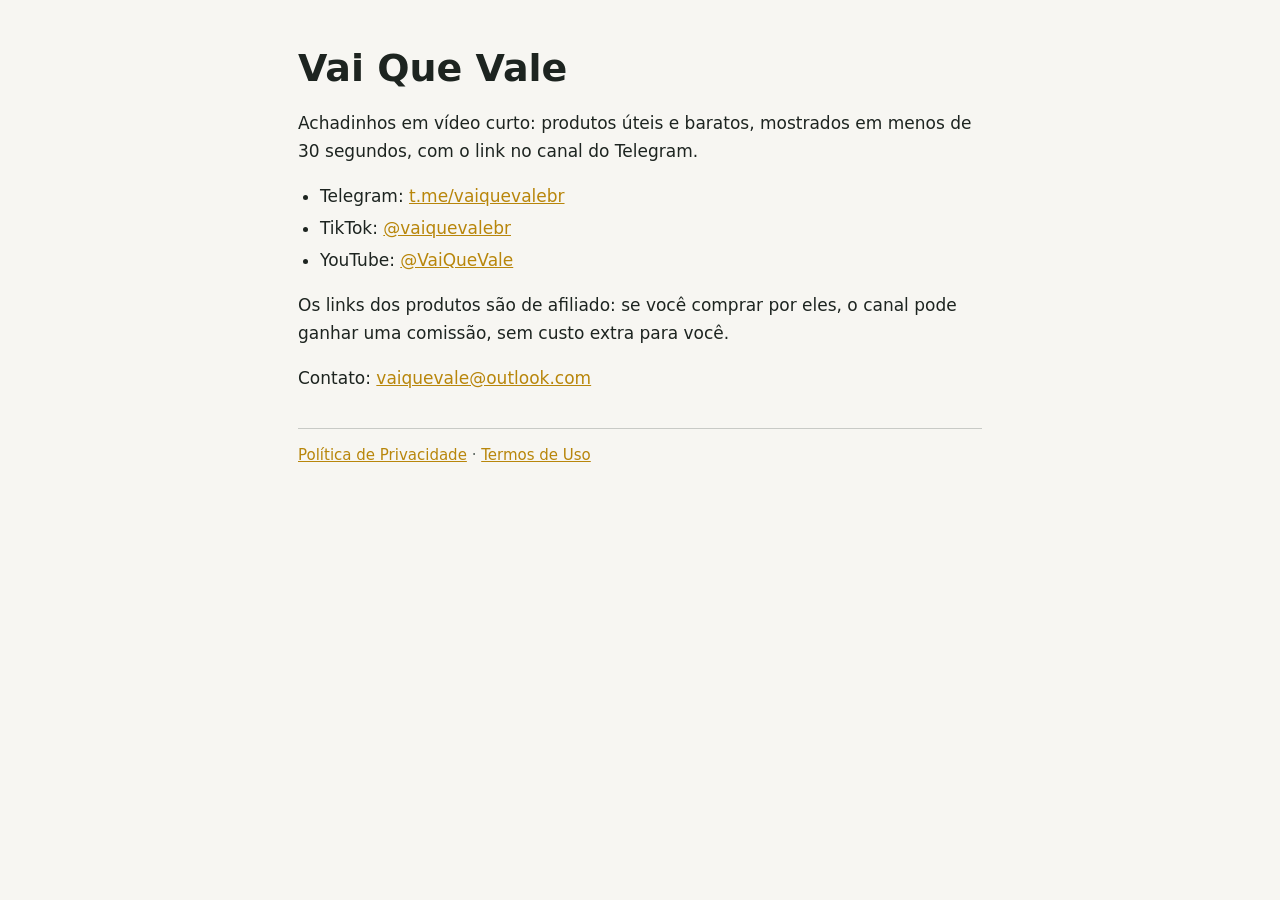
<file: index.html>
<!doctype html>
<html lang="pt-BR">
<head>
<meta charset="utf-8">
<meta name="viewport" content="width=device-width, initial-scale=1">
<title>Vai Que Vale</title>
<meta name="description" content="Achadinhos em vídeo curto, com o link no canal do Telegram.">
<link rel="stylesheet" href="estilo.css">
</head>
<body>
<main>
  <h1>Vai Que Vale</h1>
  <p>Achadinhos em vídeo curto: produtos úteis e baratos, mostrados em menos de 30 segundos, com o link no canal do Telegram.</p>
  <ul>
    <li>Telegram: <a href="https://t.me/vaiquevalebr">t.me/vaiquevalebr</a></li>
    <li>TikTok: <a href="https://www.tiktok.com/@vaiquevalebr">@vaiquevalebr</a></li>
    <li>YouTube: <a href="https://www.youtube.com/@VaiQueVale">@VaiQueVale</a></li>
  </ul>
  <p>Os links dos produtos são de afiliado: se você comprar por eles, o canal pode ganhar uma comissão, sem custo extra para você.</p>
  <p>Contato: <a href="mailto:vaiquevale@outlook.com">vaiquevale@outlook.com</a></p>
  <p class="rodape"><a href="privacidade/">Política de Privacidade</a> · <a href="termos/">Termos de Uso</a></p>
</main>
</body>
</html>
</file>
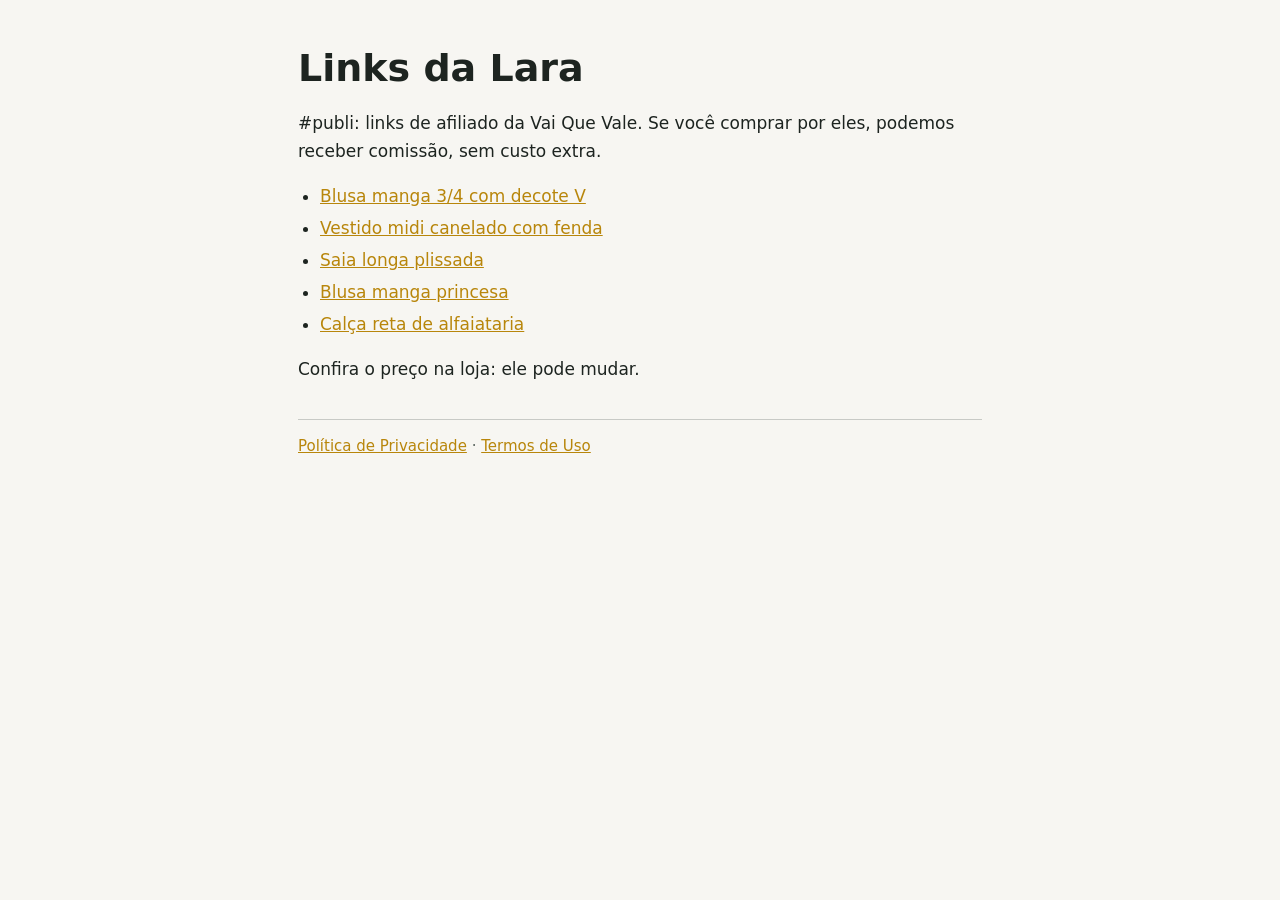
<file: lara/index.html>
<!doctype html>
<html lang="pt-BR">
<head>
<meta charset="utf-8">
<meta name="viewport" content="width=device-width, initial-scale=1">
<title>Links da Lara</title>
<link rel="stylesheet" href="../estilo.css">
</head>
<body>
<main>
  <h1>Links da Lara</h1>
  <p>#publi: links de afiliado da Vai Que Vale. Se você comprar por eles, podemos receber comissão, sem custo extra.</p>
  <ul>
<li><a rel="sponsored nofollow" href="https://s.shopee.com.br/30pqAayrnv">Blusa manga 3/4 com decote V</a></li>
<li><a rel="sponsored nofollow" href="https://s.shopee.com.br/gRvOIGbo8">Vestido midi canelado com fenda</a></li>
<li><a rel="sponsored nofollow" href="https://s.shopee.com.br/6L6I8j8JRR">Saia longa plissada</a></li>
<li><a rel="sponsored nofollow" href="https://s.shopee.com.br/3LSgZCxb81">Blusa manga princesa</a></li>
<li><a rel="sponsored nofollow" href="https://s.shopee.com.br/8VAmiiHavh">Calça reta de alfaiataria</a></li>
  </ul>
  <p>Confira o preço na loja: ele pode mudar.</p>
  <p class="rodape"><a href="../privacidade/">Política de Privacidade</a> · <a href="../termos/">Termos de Uso</a></p>
</main>
</body>
</html>
</file>
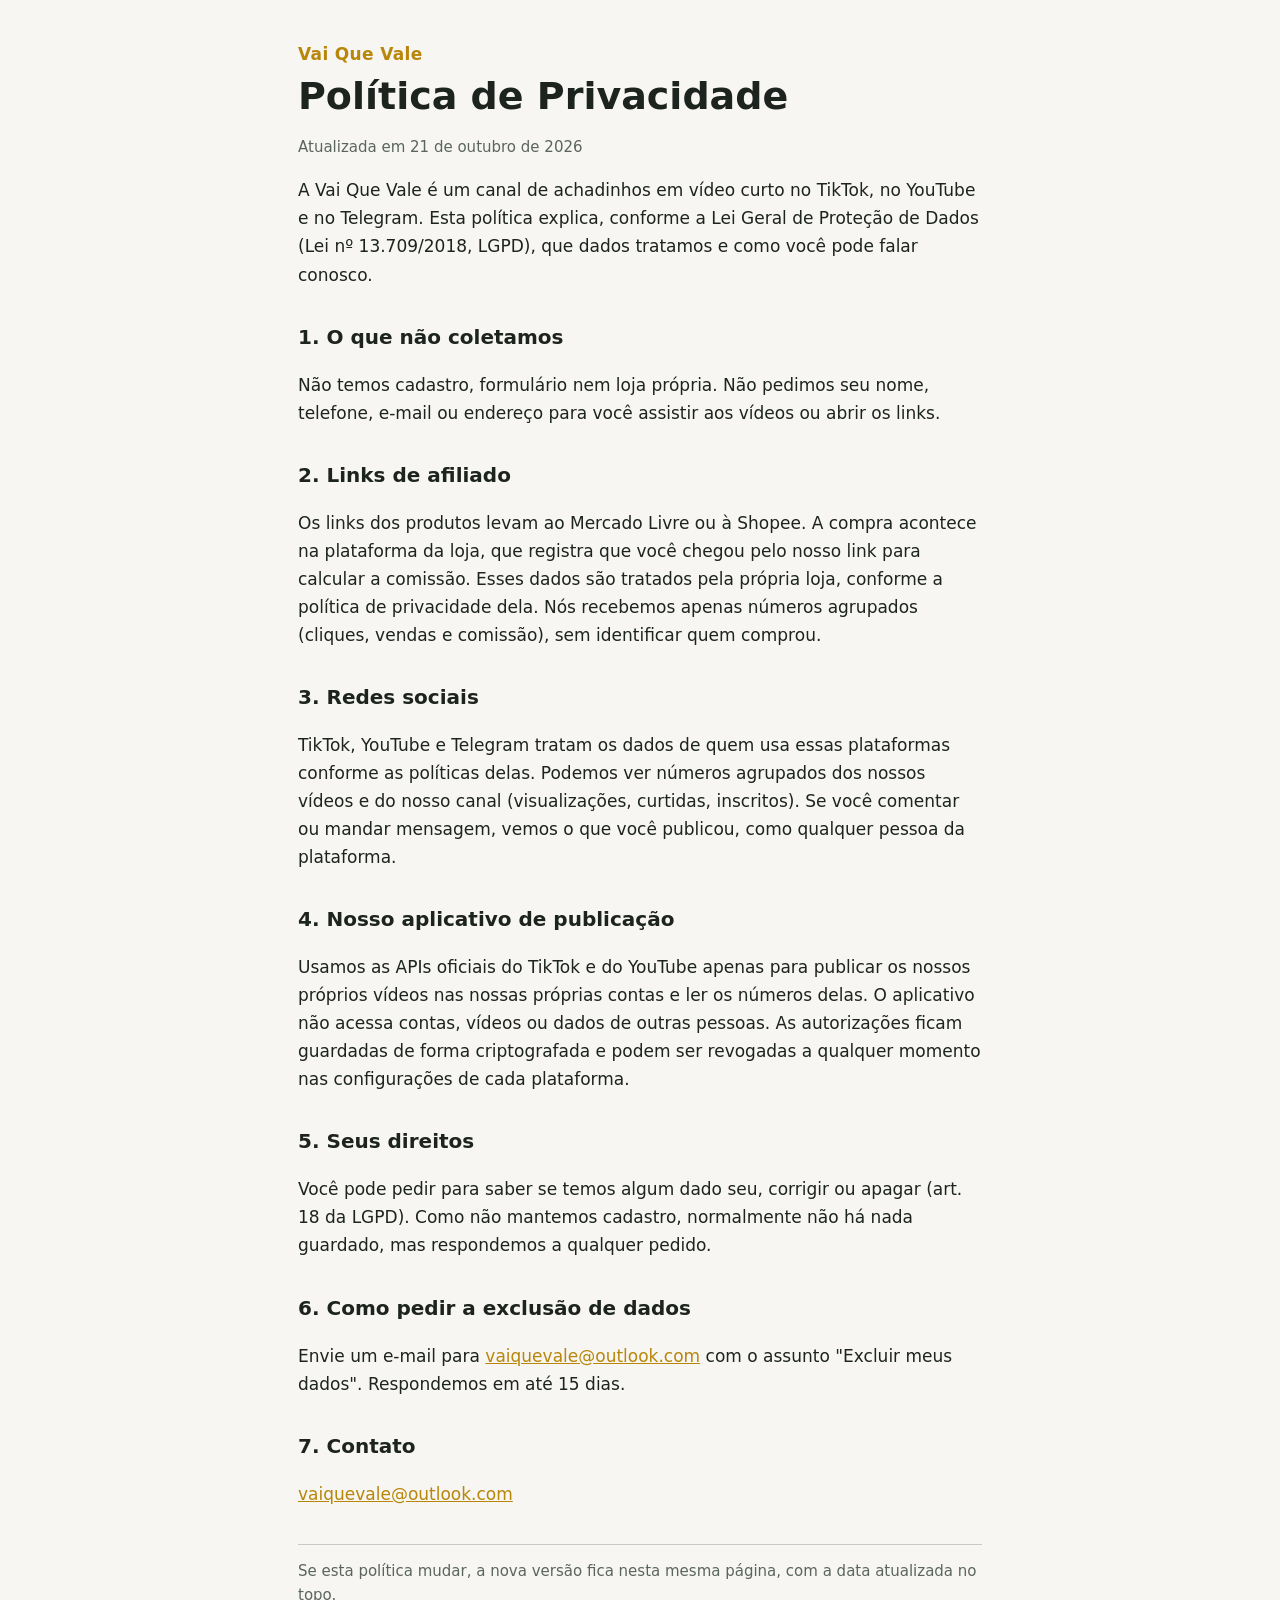
<file: privacidade/index.html>
<!doctype html>
<html lang="pt-BR">
<head>
<meta charset="utf-8">
<meta name="viewport" content="width=device-width, initial-scale=1">
<title>Política de Privacidade · Vai Que Vale</title>
<meta name="description" content="Como a Vai Que Vale trata dados, conforme a LGPD.">
<link rel="stylesheet" href="../estilo.css">
</head>
<body>
<main>
  <p class="marca"><a href="../">Vai Que Vale</a></p>
  <h1>Política de Privacidade</h1>
  <p class="data">Atualizada em 21 de outubro de 2026</p>

  <p>A Vai Que Vale é um canal de achadinhos em vídeo curto no TikTok, no YouTube e no Telegram. Esta política explica,
  conforme a Lei Geral de Proteção de Dados (Lei nº 13.709/2018, LGPD), que dados tratamos e como você pode falar conosco.</p>

  <h2>1. O que não coletamos</h2>
  <p>Não temos cadastro, formulário nem loja própria. Não pedimos seu nome, telefone, e-mail ou endereço para você assistir aos
  vídeos ou abrir os links.</p>

  <h2>2. Links de afiliado</h2>
  <p>Os links dos produtos levam ao Mercado Livre ou à Shopee. A compra acontece na plataforma da loja, que registra que você
  chegou pelo nosso link para calcular a comissão. Esses dados são tratados pela própria loja, conforme a política de
  privacidade dela. Nós recebemos apenas números agrupados (cliques, vendas e comissão), sem identificar quem comprou.</p>

  <h2>3. Redes sociais</h2>
  <p>TikTok, YouTube e Telegram tratam os dados de quem usa essas plataformas conforme as políticas delas. Podemos ver números
  agrupados dos nossos vídeos e do nosso canal (visualizações, curtidas, inscritos). Se você comentar ou mandar mensagem, vemos o
  que você publicou, como qualquer pessoa da plataforma.</p>

  <h2>4. Nosso aplicativo de publicação</h2>
  <p>Usamos as APIs oficiais do TikTok e do YouTube apenas para publicar os nossos próprios vídeos nas nossas próprias contas e
  ler os números delas. O aplicativo não acessa contas, vídeos ou dados de outras pessoas. As autorizações ficam guardadas de
  forma criptografada e podem ser revogadas a qualquer momento nas configurações de cada plataforma.</p>

  <h2>5. Seus direitos</h2>
  <p>Você pode pedir para saber se temos algum dado seu, corrigir ou apagar (art. 18 da LGPD). Como não mantemos cadastro,
  normalmente não há nada guardado, mas respondemos a qualquer pedido.</p>

  <h2 id="exclusao">6. Como pedir a exclusão de dados</h2>
  <p>Envie um e-mail para <a href="mailto:vaiquevale@outlook.com">vaiquevale@outlook.com</a> com o assunto "Excluir meus dados".
  Respondemos em até 15 dias.</p>

  <h2>7. Contato</h2>
  <p><a href="mailto:vaiquevale@outlook.com">vaiquevale@outlook.com</a></p>

  <p class="rodape">Se esta política mudar, a nova versão fica nesta mesma página, com a data atualizada no topo.</p>
</main>
</body>
</html>
</file>
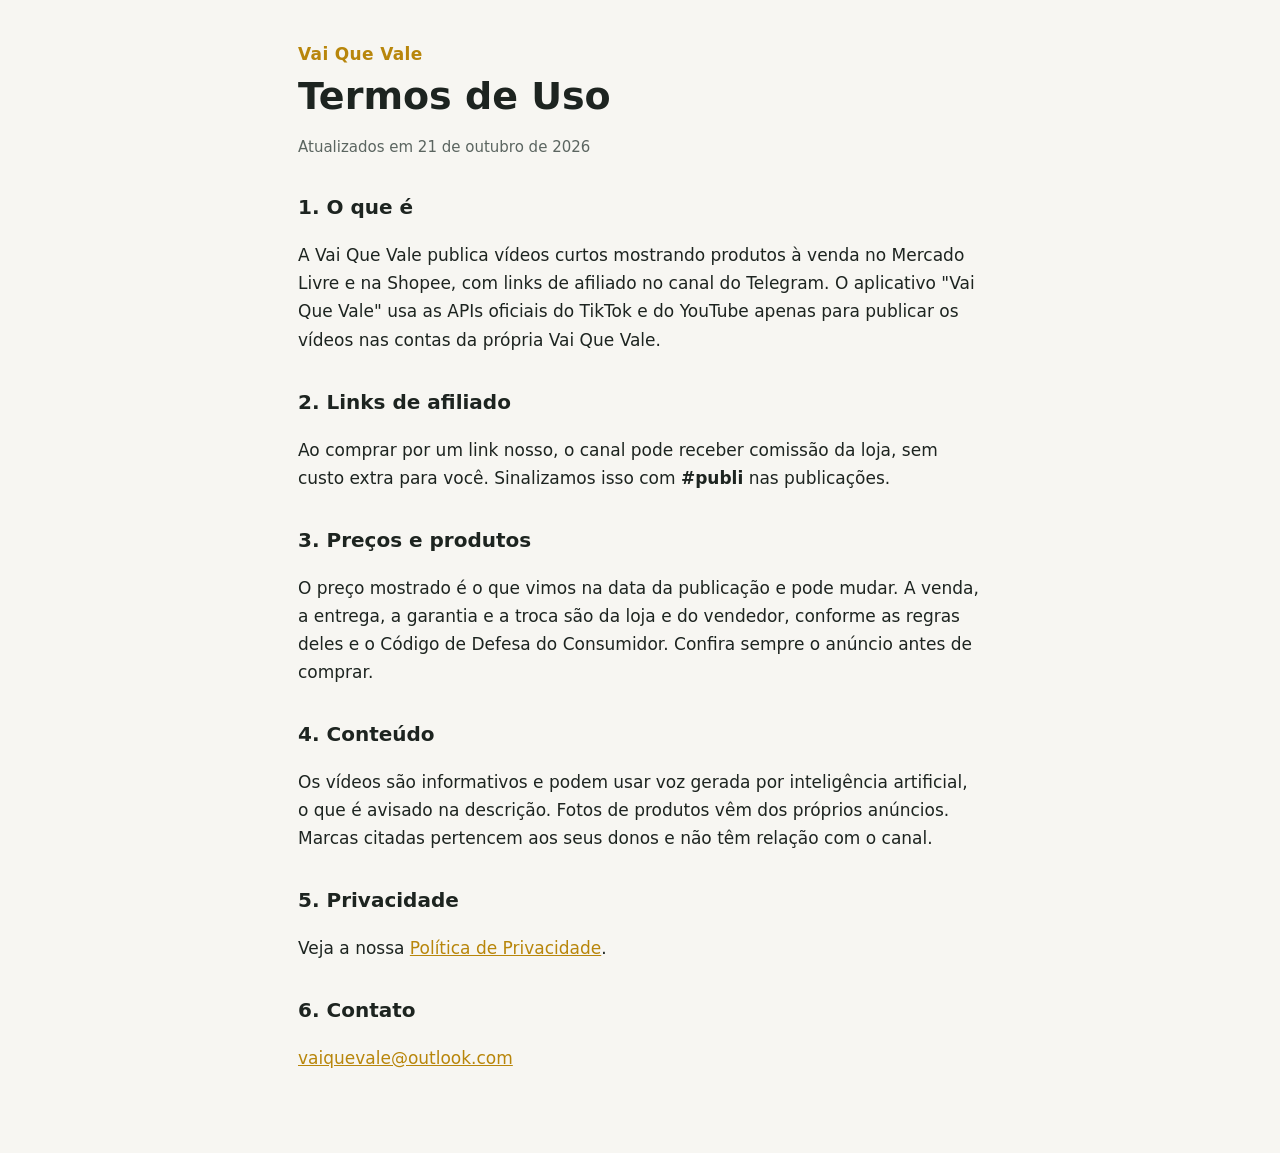
<file: termos/index.html>
<!doctype html>
<html lang="pt-BR">
<head>
<meta charset="utf-8">
<meta name="viewport" content="width=device-width, initial-scale=1">
<title>Termos de Uso · Vai Que Vale</title>
<meta name="description" content="Termos de uso do canal e do aplicativo de publicação da Vai Que Vale.">
<link rel="stylesheet" href="../estilo.css">
</head>
<body>
<main>
  <p class="marca"><a href="../">Vai Que Vale</a></p>
  <h1>Termos de Uso</h1>
  <p class="data">Atualizados em 21 de outubro de 2026</p>

  <h2>1. O que é</h2>
  <p>A Vai Que Vale publica vídeos curtos mostrando produtos à venda no Mercado Livre e na Shopee, com links de afiliado no canal
  do Telegram. O aplicativo "Vai Que Vale" usa as APIs oficiais do TikTok e do YouTube apenas para publicar os vídeos nas contas
  da própria Vai Que Vale.</p>

  <h2>2. Links de afiliado</h2>
  <p>Ao comprar por um link nosso, o canal pode receber comissão da loja, sem custo extra para você. Sinalizamos isso com
  <b>#publi</b> nas publicações.</p>

  <h2>3. Preços e produtos</h2>
  <p>O preço mostrado é o que vimos na data da publicação e pode mudar. A venda, a entrega, a garantia e a troca são da loja e
  do vendedor, conforme as regras deles e o Código de Defesa do Consumidor. Confira sempre o anúncio antes de comprar.</p>

  <h2>4. Conteúdo</h2>
  <p>Os vídeos são informativos e podem usar voz gerada por inteligência artificial, o que é avisado na descrição. Fotos de
  produtos vêm dos próprios anúncios. Marcas citadas pertencem aos seus donos e não têm relação com o canal.</p>

  <h2>5. Privacidade</h2>
  <p>Veja a nossa <a href="../privacidade/">Política de Privacidade</a>.</p>

  <h2>6. Contato</h2>
  <p><a href="mailto:vaiquevale@outlook.com">vaiquevale@outlook.com</a></p>
</main>
</body>
</html>
</file>
<file: estilo.css>
:root { --fundo: #f7f6f2; --texto: #1d2420; --suave: #5b6560; --acento: #b8860b; color-scheme: light; }
@media (prefers-color-scheme: dark) { :root { --fundo: #121614; --texto: #e6ece8; --suave: #9aa8a0; --acento: #ffd400; color-scheme: dark; } }
* { box-sizing: border-box; }
body { margin: 0; background: var(--fundo); color: var(--texto); font: 17px/1.65 "Segoe UI", system-ui, -apple-system, sans-serif; }
main { max-width: 720px; margin: 0 auto; padding: 40px 18px 64px; }
h1 { font-size: clamp(28px, 5vw, 38px); line-height: 1.2; margin: 6px 0 4px; }
h2 { font-size: 20px; margin: 32px 0 8px; }
a { color: var(--acento); }
ul { padding-left: 22px; }
li + li { margin-top: 4px; }
.marca { margin: 0; font-weight: 700; letter-spacing: .02em; }
.marca a { text-decoration: none; }
.data, .rodape { color: var(--suave); font-size: 15px; }
.rodape { margin-top: 36px; border-top: 1px solid color-mix(in srgb, var(--suave) 30%, transparent); padding-top: 14px; }
</file>
